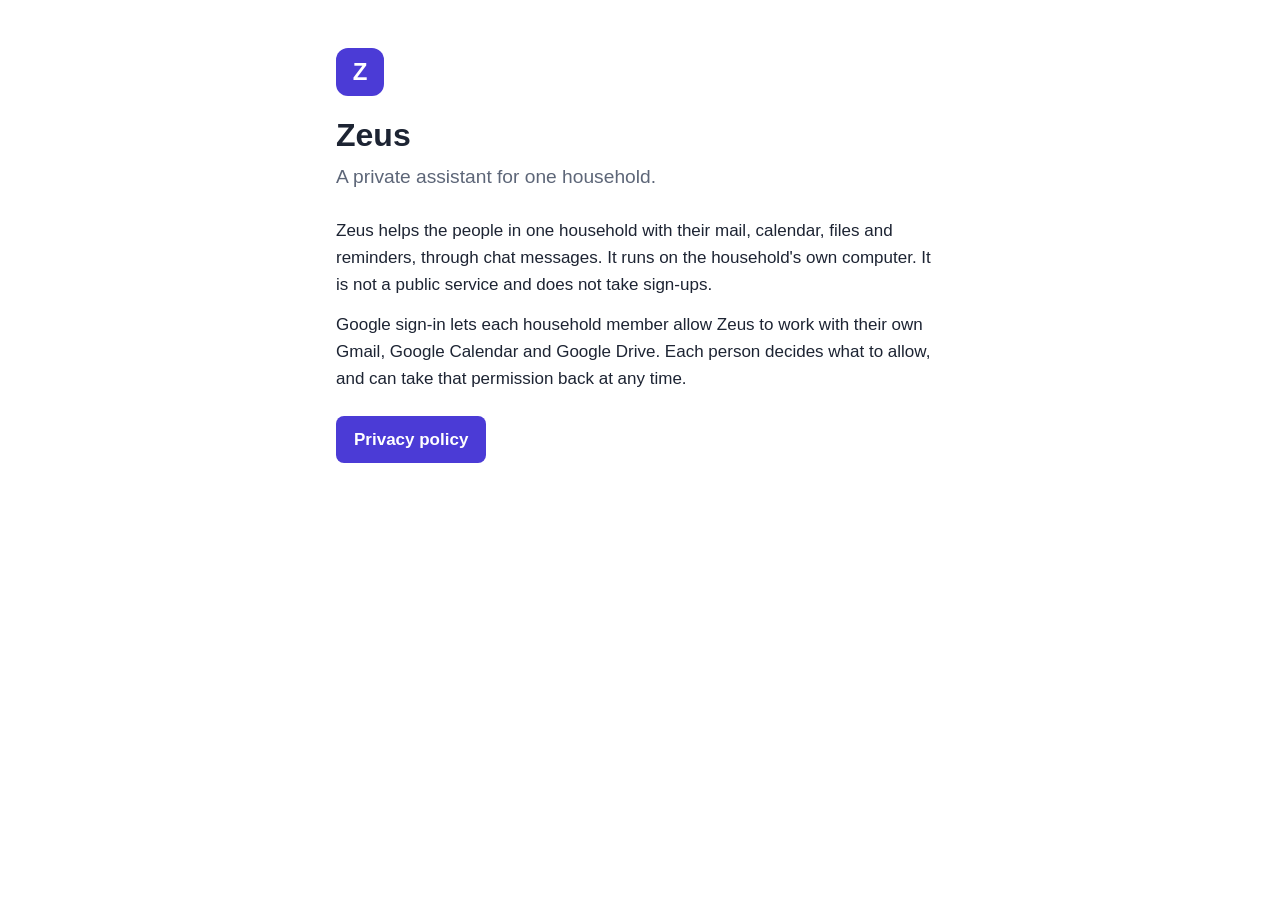
<file: index.html>
<!doctype html>
<html lang="en">
<head>
<meta charset="utf-8">
<meta name="viewport" content="width=device-width, initial-scale=1">
<title>Zeus</title>
<meta name="description" content="Zeus is a private assistant run by one household. It is not a public service.">
<meta name="robots" content="noindex">
<link rel="stylesheet" href="style.css">
</head>
<body>
<main>
  <p class="mark">Z</p>
  <h1>Zeus</h1>
  <p class="lede">A private assistant for one household.</p>

  <p>Zeus helps the people in one household with their mail, calendar, files and reminders, through chat
  messages. It runs on the household's own computer. It is not a public service and does not take
  sign-ups.</p>

  <p>Google sign-in lets each household member allow Zeus to work with their own Gmail, Google Calendar
  and Google Drive. Each person decides what to allow, and can take that permission back at any time.</p>

  <p><a class="button" href="privacy.html">Privacy policy</a></p>
</main>
</body>
</html>
</file>
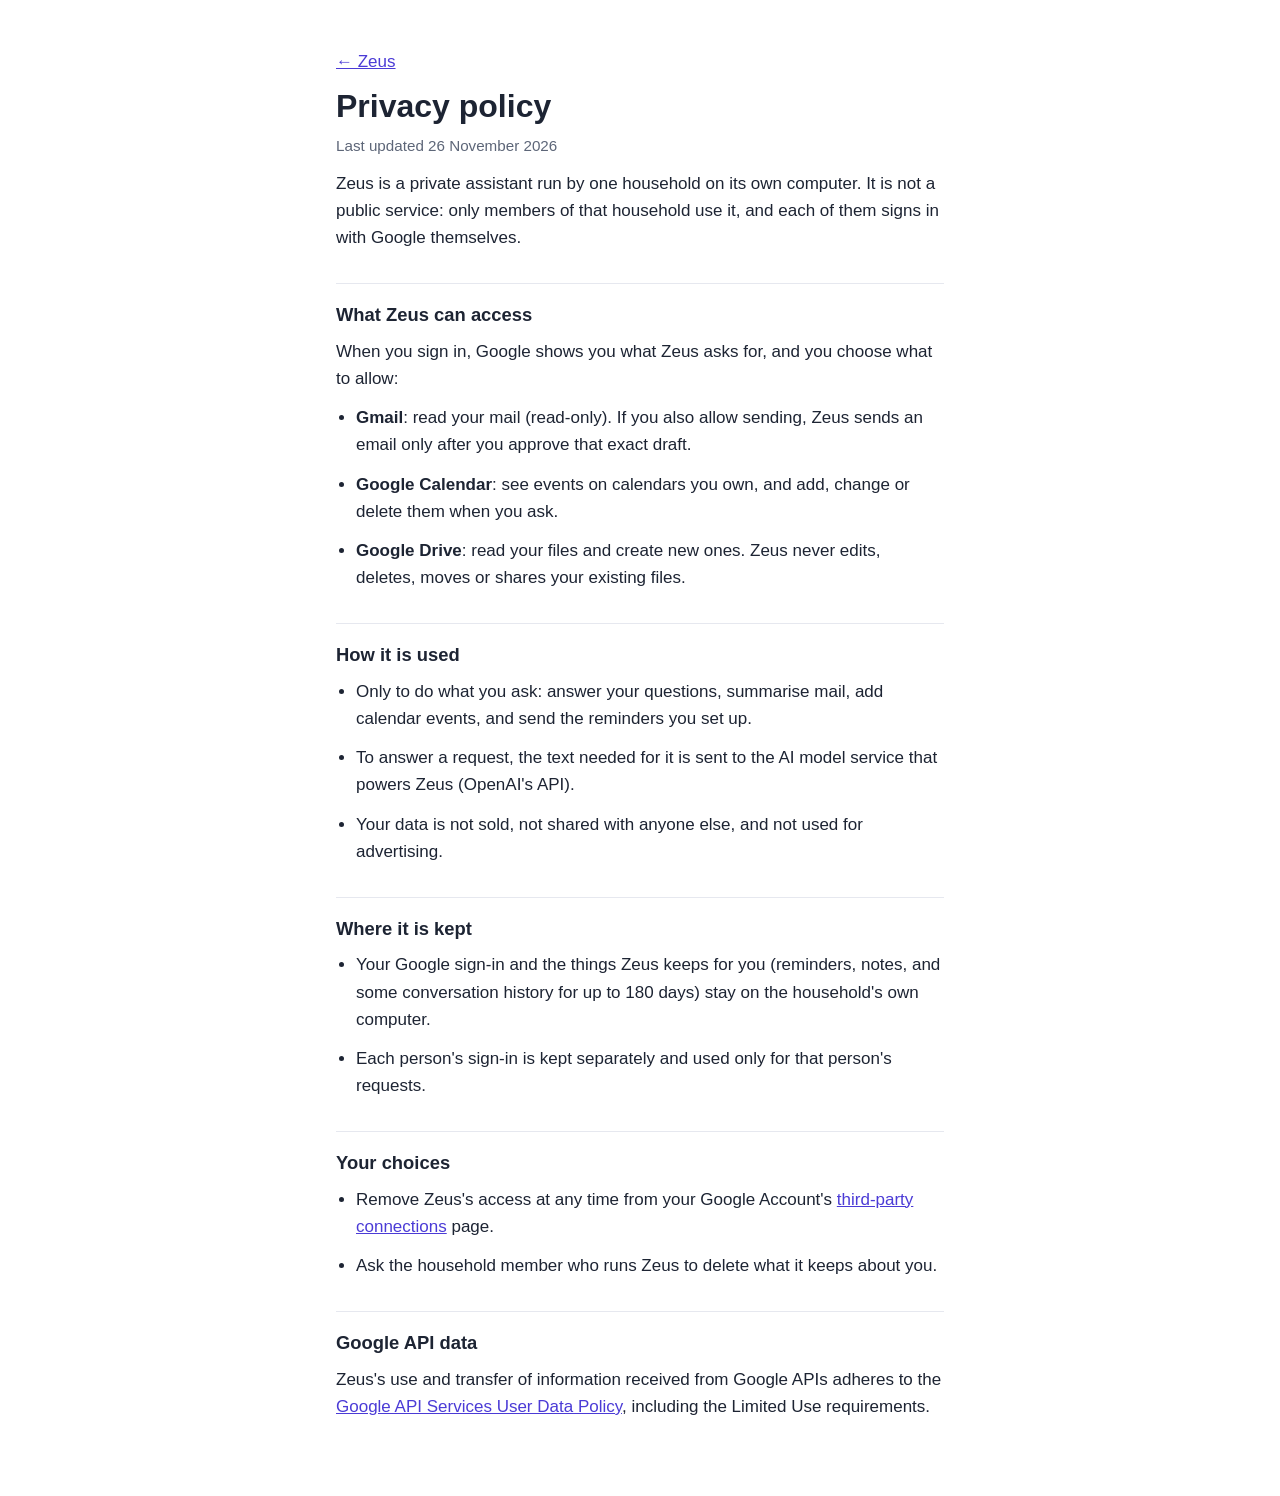
<file: privacy.html>
<!doctype html>
<html lang="en">
<head>
<meta charset="utf-8">
<meta name="viewport" content="width=device-width, initial-scale=1">
<title>Zeus privacy policy</title>
<meta name="description" content="What Zeus, a private household assistant, does with Google data.">
<meta name="robots" content="noindex">
<link rel="stylesheet" href="style.css">
</head>
<body>
<main>
  <p><a href="./">&larr; Zeus</a></p>
  <h1>Privacy policy</h1>
  <p class="muted">Last updated 26 November 2026</p>

  <p>Zeus is a private assistant run by one household on its own computer. It is not a public service:
  only members of that household use it, and each of them signs in with Google themselves.</p>

  <h2>What Zeus can access</h2>
  <p>When you sign in, Google shows you what Zeus asks for, and you choose what to allow:</p>
  <ul>
    <li><b>Gmail</b>: read your mail (read-only). If you also allow sending, Zeus sends an email only after
    you approve that exact draft.</li>
    <li><b>Google Calendar</b>: see events on calendars you own, and add, change or delete them when you
    ask.</li>
    <li><b>Google Drive</b>: read your files and create new ones. Zeus never edits, deletes, moves or
    shares your existing files.</li>
  </ul>

  <h2>How it is used</h2>
  <ul>
    <li>Only to do what you ask: answer your questions, summarise mail, add calendar events, and send the
    reminders you set up.</li>
    <li>To answer a request, the text needed for it is sent to the AI model service that powers Zeus
    (OpenAI's API).</li>
    <li>Your data is not sold, not shared with anyone else, and not used for advertising.</li>
  </ul>

  <h2>Where it is kept</h2>
  <ul>
    <li>Your Google sign-in and the things Zeus keeps for you (reminders, notes, and some conversation
    history for up to 180 days) stay on the household's own computer.</li>
    <li>Each person's sign-in is kept separately and used only for that person's requests.</li>
  </ul>

  <h2>Your choices</h2>
  <ul>
    <li>Remove Zeus's access at any time from your Google Account's
    <a href="https://myaccount.google.com/connections">third-party connections</a> page.</li>
    <li>Ask the household member who runs Zeus to delete what it keeps about you.</li>
  </ul>

  <h2>Google API data</h2>
  <p>Zeus's use and transfer of information received from Google APIs adheres to the
  <a href="https://developers.google.com/terms/api-services-user-data-policy">Google API Services User Data
  Policy</a>, including the Limited Use requirements.</p>
</main>
</body>
</html>
</file>
<file: style.css>
:root { --bg: #ffffff; --ink: #1d2433; --muted: #5d6678; --accent: #4b3bd6; --line: #e6e8ef; }
@media (prefers-color-scheme: dark) {
  :root { --bg: #14161c; --ink: #e8eaf0; --muted: #a2a9b8; --accent: #9d93ff; --line: #2a2e38; }
}
* { box-sizing: border-box; }
body { margin: 0; background: var(--bg); color: var(--ink);
  font: 17px/1.6 -apple-system, BlinkMacSystemFont, "Segoe UI", Roboto, Helvetica, Arial, sans-serif; }
main { max-width: 640px; margin: 0 auto; padding: 48px 16px 64px; }
h1 { font-size: 2rem; line-height: 1.2; margin: 0 0 8px; }
h2 { font-size: 1.15rem; margin: 32px 0 8px; padding-top: 16px; border-top: 1px solid var(--line); }
p, li { margin: 0 0 12px; }
ul { padding-left: 20px; margin: 0; }
a { color: var(--accent); }
.muted { color: var(--muted); font-size: 0.95rem; }
.lede { font-size: 1.2rem; color: var(--muted); margin-bottom: 24px; }
.mark { width: 48px; height: 48px; border-radius: 12px; background: var(--accent); color: #fff;
  display: grid; place-items: center; font-weight: 700; font-size: 1.5rem; margin: 0 0 20px; }
.button { display: inline-block; margin-top: 12px; padding: 10px 18px; border-radius: 8px;
  background: var(--accent); color: #fff; text-decoration: none; font-weight: 600; }
</file>
